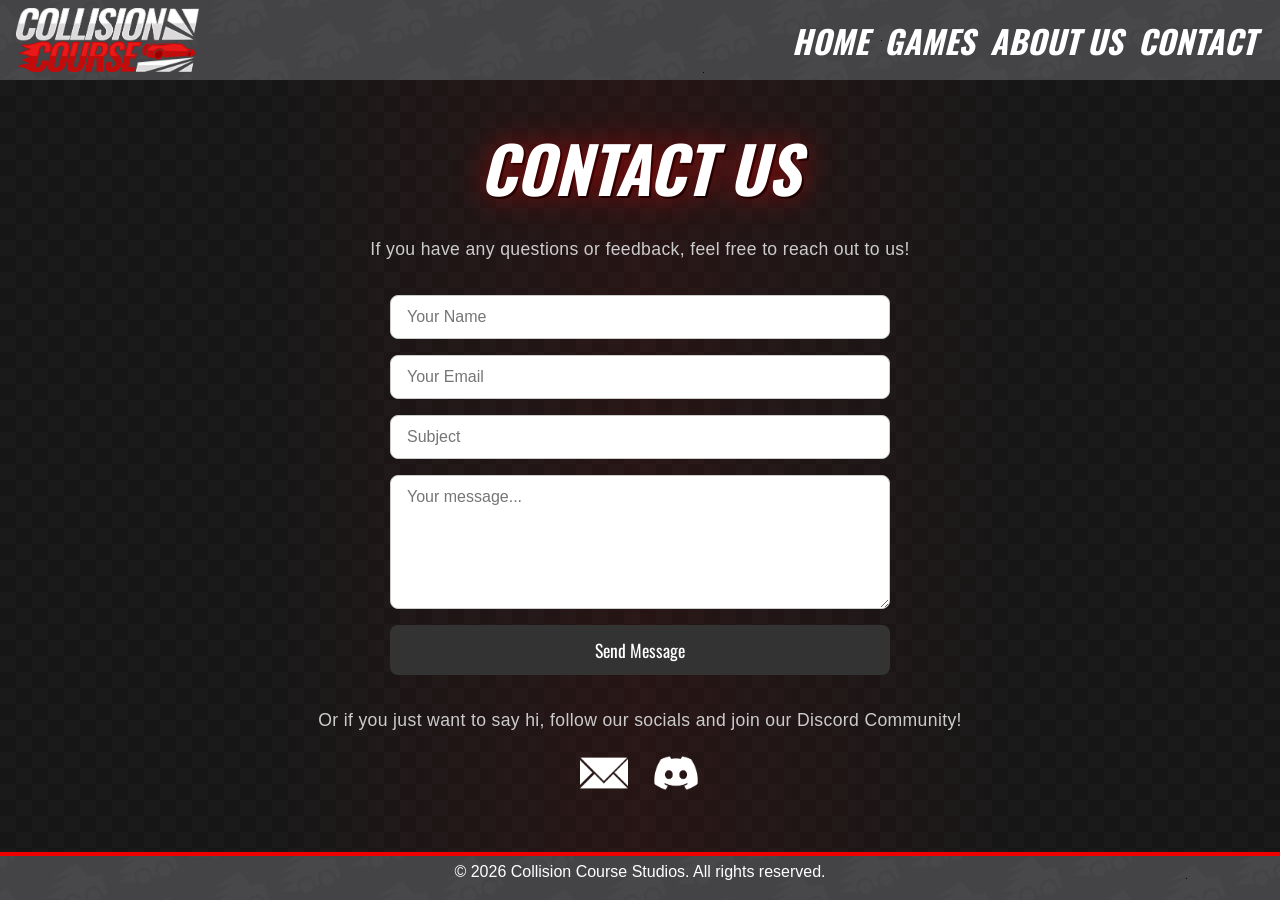
<file: contact/index.html>
<!DOCTYPE html>
<html lang="en">
<head>
    <meta charset="UTF-8">
    <meta name="viewport" content="width=device-width, initial-scale=1.0">
    <title>Collision Course Studios - Contact Us</title>
    <link rel="stylesheet" href="../Styles/style.css">
    <link rel="stylesheet" href="../Styles/mobile.css">
    <link rel="stylesheet" href="../Styles/contact.css">
    <link rel="preconnect" href="https://fonts.googleapis.com">
    <link rel="preconnect" href="https://fonts.gstatic.com" crossorigin>
    <link href="https://fonts.googleapis.com/css2?family=Oswald:wght@200..700&display=swap" rel="stylesheet">
    <script src="../Scripts/menu.js" defer></script>
    <script src="../Scripts/contact.js" defer></script>
</head>
<body>
    <header class="oswald-header">
        <a href="../home/"><img src="../Images/Logo_Final.png" alt="Collision Course Studios Logo" class="logo"></a>
        <button class="hamburger" id="hamburger" aria-label="Toggle menu">
            <span></span>
            <span></span>
            <span></span>
        </button>
        <nav id="nav">
            <ul class="right">
                <li><a href="../home/">HOME</a></li>
                <li><a href="../home/#games">GAMES</a></li>
                <li><a href="../home/#about">ABOUT US</a></li>
                <li><a href="../contact/">CONTACT</a></li>
            </ul>
        </nav>
    </header>

    <main>
        <section>
            <div class="banner-inner">
                <h2>CONTACT US</h2>
                <p>If you have any questions or feedback, feel free to reach out to us!</p>
                
                <div class="contact-form">
                    <input type="text" id="name" placeholder="Your Name" required>
                    <input type="email" id="email" placeholder="Your Email" required>
                    <input type="text" id="subject" placeholder="Subject" required>
                    <textarea id="message" rows="6" placeholder="Your message..." required></textarea>
                    <button onclick="sendMail()">Send Message</button>
                </div>

                <p>Or if you just want to say hi, follow our socials and join our Discord Community!</p>

                <div class="social-icons">
                    <a href="mailto:contact.collisioncourse@protonmail.com">
                        <img src="../Images/Email_Logo.png" alt="Email" class="socials">
                    </a>
                    <a href="../contact/#discord">
                        <img src="../Images/Discord_Logo.png" alt="Discord" class="socials">
                    </a>
                </div>
            </div>
        </section>
    </main>

    <footer>
        <p>&copy; 2026 Collision Course Studios. All rights reserved.</p>
    </footer>
</body>
</html>
</file>
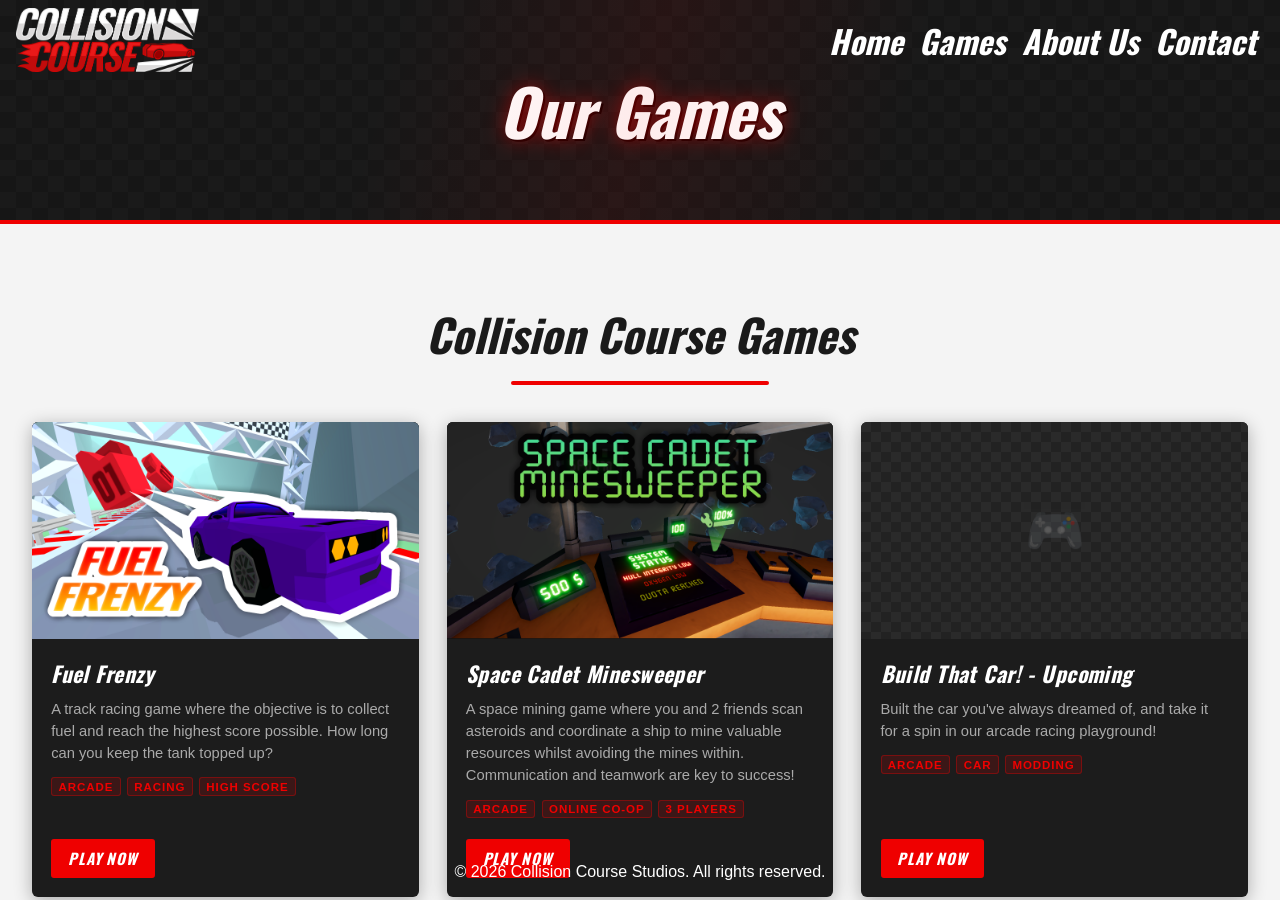
<file: games/index.html>
<!DOCTYPE html>
<html lang="en">
<head>
    <meta charset="UTF-8">
    <meta name="viewport" content="width=device-width, initial-scale=1.0">
    <title>Collision Course Studios - Games</title>
    <link rel="stylesheet" href="../Styles/style.css">
    <link rel="stylesheet" href="../Styles/mobile.css">
    <link rel="stylesheet" href="../Styles/games.css">
    <link rel="preconnect" href="https://fonts.googleapis.com">
    <link rel="preconnect" href="https://fonts.gstatic.com" crossorigin>
    <link href="https://fonts.googleapis.com/css2?family=Oswald:wght@200..700&display=swap" rel="stylesheet">
    <script src="../Scripts/menu.js" defer></script>
</head>
<body>
    <header class="oswald-header">
        <a href="../home/"><img src="../Images/Logo_Final.png" alt="Collision Course Studios Logo" class="logo"></a>
        <button class="hamburger" id="hamburger" aria-label="Toggle menu">
            <span></span>
            <span></span>
            <span></span>
        </button>
        <nav id="nav">
            <ul class="right">
                <li><a href="../home/">Home</a></li>
                <li><a href="../games/">Games</a></li>
                <li><a href="../about/">About Us</a></li>
                <li><a href="../contact/">Contact</a></li>
                <!--<li><a href="#discord"><img src="../Images/Discord_Logo.png" alt="Discord Logo" class="socials"></a></li>-->
            </ul>
        </nav>
    </header>

    <main>
        <section id="banner">
            <div class="banner-inner">
                <h2>Our Games<!--<span class="banner-flag">🏁</span>--></h2>
                <!--<p>Arcade racing built for everyone. Pick up, play, and chase that high score.</p>-->
            </div>
        </section>

        <section id="games">
            <h2>Collision Course Games</h2>

            <div class="game-grid">

                <div class="game-card">
                    <div class="game-card-thumb">
                         <img src="../Images/FuelFrenzy_Thumbnail.png" alt="Fuel Frenzy Thumbnail">
                    </div>
                    <div class="game-card-body">
                        <h3 class="game-card-title">Fuel Frenzy</h3>
                        <p class="game-card-desc">
                            A track racing game where the objective is to collect fuel
                            and reach the highest score possible. How long can you keep
                            the tank topped up?
                        </p>
                        <div class="game-card-tags">
                            <span class="game-tag">Arcade</span>
                            <span class="game-tag">Racing</span>
                            <span class="game-tag">High Score</span>
                        </div>
                    </div>
                    <div class="game-card-footer">
                        <a class="play-btn" href="https://www.crazygames.com/game/fuel-frenzy-ahk" target="_blank" rel="noopener">Play Now</a>
                    </div>
                </div>

                <div class="game-card">
                    <div class="game-card-thumb">
                         <img src="../Images/SpaceCadetMinesweeper_Thumbnail.png" alt="Space Cadet Minesweeper Thumbnail">
                    </div>
                    <div class="game-card-body">
                        <h3 class="game-card-title">Space Cadet Minesweeper</h3>
                        <p class="game-card-desc">
                            A space mining game where you and 2 friends scan asteroids and coordinate a ship to mine valuable resources
                            whilst avoiding the mines within. Communication and teamwork are key to success!
                        </p>
                        <div class="game-card-tags">
                            <span class="game-tag">Arcade</span>
                            <span class="game-tag">Online co-op</span>
                            <span class="game-tag">3 Players</span>
                        </div>
                    </div>
                    <div class="game-card-footer">
                        <a class="play-btn" href="https://mm-13.itch.io/spacecadetminesweeper" target="_blank" rel="noopener">Play Now</a>
                    </div>
                </div>

                <div class="game-card">
                    <div class="game-card-thumb no-image">
                         <!--<img src="../Images/SpaceCadetMinesweeper_Thumbnail.png" alt="Space Cadet Minesweeper Thumbnail">-->
                    </div>
                    <div class="game-card-body">
                        <h3 class="game-card-title">Build That Car! - Upcoming</h3>
                        <p class="game-card-desc">
                            Built the car you've always dreamed of, and take it for a spin in our arcade racing playground!
                        </p>
                        <div class="game-card-tags">
                            <span class="game-tag">Arcade</span>
                            <span class="game-tag">Car</span>
                            <span class="game-tag">Modding</span>
                        </div>
                    </div>
                    <div class="game-card-footer">
                        <a class="play-btn" href="" target="_blank" rel="noopener">Play Now</a>
                    </div>
                </div>

            </div>

            <section id="games">
            <h2>Games by Founders</h2>

            <div class="game-grid">

                <div class="game-card">
                    <div class="game-card-thumb">
                         <img src="../Images/HuntsmanIsle_Thumbnail.png" alt="Huntsman Isle Thumbnail">
                    </div>
                    <div class="game-card-body">
                        <h3 class="game-card-title">Huntsman Isle</h3>
                        <p class="game-card-desc">
                            Scavenge for parts, avoid traps and sneak through the unknown land of Huntsman Isle to rebuild your escape... or fall prey to the island's relentless hunter.
                        </p>
                        <div class="game-card-tags">
                            <span class="game-tag">Horror</span>
                            <span class="game-tag">Exploration</span>
                            <span class="game-tag">Survival</span>
                        </div>
                    </div>
                    <div class="game-card-footer">
                        <a class="play-btn" href="https://mm-13.itch.io/huntsman-isle" target="_blank" rel="noopener">Get On Itch</a>
                    </div>
                </div>

                <div class="game-card">
                    <div class="game-card-thumb">
                         <img src="../Images/SouperBloody_Thumbnail.png" alt="Souper Bloody Thumbnail">
                    </div>
                    <div class="game-card-body">
                        <h3 class="game-card-title">Souper Bloody</h3>
                        <p class="game-card-desc">
                            Souper Bloody is a rougelite hack-and-slash where you play as a demon from the lowest layer of the Underlasagne. You can only move around in the blood of your enemies, so get slashing!
                        </p>
                        <div class="game-card-tags">
                            <span class="game-tag">Action</span>
                            <span class="game-tag">Roguelike</span>
                            <span class="game-tag">Hack and SLash</span>
                        </div>
                    </div>
                    <div class="game-card-footer">
                        <a class="play-btn" href="https://store.steampowered.com/app/4368980/Souper_Bloody/" target="_blank" rel="noopener">Get On Steam</a>
                    </div>
                </div>

                <div class="game-card">
                    <div class="game-card-thumb no-image">
                         <!--<img src="../Images/SpaceCadetMinesweeper_Thumbnail.png" alt="Space Cadet Minesweeper Thumbnail">-->
                    </div>
                    <div class="game-card-body">
                        <h3 class="game-card-title">Man's Best Friend</h3>
                        <p class="game-card-desc">
                            A game where you play as a dog...
                        </p>
                        <div class="game-card-tags">
                            <span class="game-tag">Horror</span>
                            <span class="game-tag">Single-player</span>
                            <span class="game-tag">Psychological</span>
                        </div>
                    </div>
                    <div class="game-card-footer">
                        <a class="play-btn" href="https://mathiesvdb.itch.io/mans-best-friend" target="_blank" rel="noopener">Play Now</a>
                    </div>
                </div>

            </div>
        </section>
    </main>

    <footer>
        <p>&copy; 2026 Collision Course Studios. All rights reserved.</p>
    </footer>
</body>
</html>
</file>
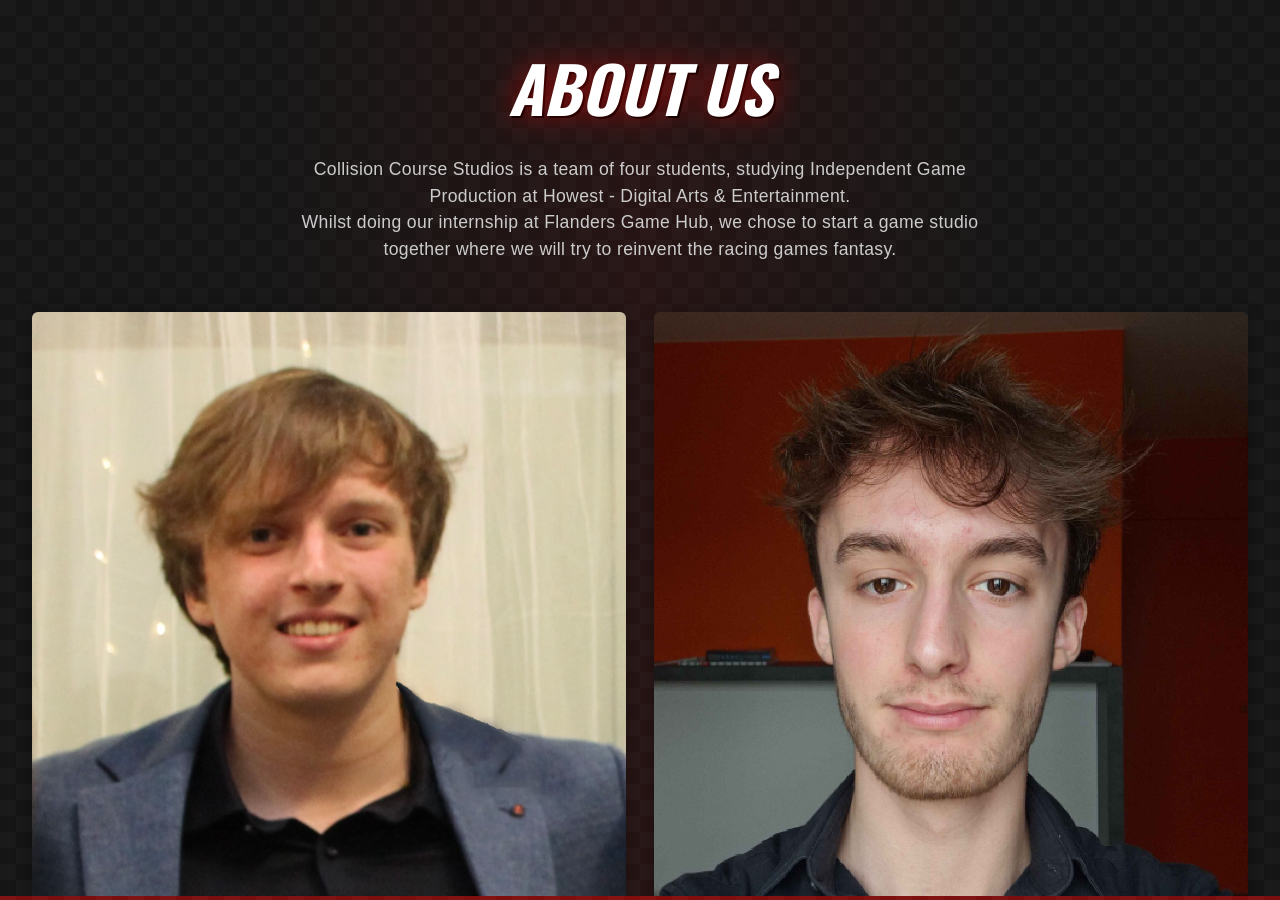
<file: about.html>
<!DOCTYPE html>
<html lang="en">
<head>
    <meta charset="UTF-8">
    <meta name="viewport" content="width=device-width, initial-scale=1.0">
    <meta name="description" content="Meet the team behind Collision Course Studios — four game dev students building arcade racing games at Flanders Game Hub.">

    <title>About Us — Meet the Team | Collision Course Studios</title>

    <link rel="stylesheet" href="Styles/style.css">
    <link rel="stylesheet" href="Styles/mobile.css">
    <link rel="stylesheet" href="Styles/about.css">

    <link rel="preconnect" href="https://fonts.googleapis.com">
    <link rel="preconnect" href="https://fonts.gstatic.com" crossorigin>
    <link href="https://fonts.googleapis.com/css2?family=Oswald:wght@200..700&display=swap" rel="stylesheet">

    <script src="Scripts/menu.js" defer></script>

    <link rel="icon" href="/Images/favicon.ico" type="image/x-icon">

    <meta property="og:title" content="Collision Course Studios">
    <meta property="og:description" content="Arcade racing games built for everyone.">
    <meta property="og:image" content="https://mm-13.github.io/CollisionCourseStudios/Images/Logo_Final.png">
    <meta property="og:url" content="https://mm-13.github.io/CollisionCourseStudios">
    <meta property="og:type" content="website">
    <meta name="twitter:card" content="summary_large_image">

    <link rel="canonical" href="https://mm-13.github.io/CollisionCourseStudios/">
</head>
<body>
    <!-- <header class="oswald-header">
        <a href="https://mm-13.github.io/CollisionCourseStudios"><img src="Images/Logo_Final.png" alt="Collision Course Studios — Arcade Racing Game Developer" class="logo"></a>
        <button class="hamburger" id="hamburger" aria-label="Toggle menu">
            <span></span>
            <span></span>
            <span></span>
        </button>
        <nav id="nav">
            <ul class="right">
                <li><a href="https://mm-13.github.io/CollisionCourseStudios">HOME</a></li>
                <li><a href="https://mm-13.github.io/CollisionCourseStudios/#games">GAMES</a></li>
                <li><a href="https://mm-13.github.io/CollisionCourseStudios/#about">ABOUT US</a></li>
                <li><a href="contact.html">CONTACT</a></li>
            </ul>
        </nav>
    </header> -->

    <main>
        <section id="banner">
            <div class="banner-inner">
                <h2>ABOUT US</h2>
                <!--<h3>Who the hell are we?!</h3>-->
                <p>
                    Collision Course Studios is<!--was founded by--> a team of four students, studying Independent Game Production at Howest - Digital Arts & Entertainment.
                    <br>
                    Whilst doing our internship at Flanders Game Hub, we chose to start a game studio together where we will try to reinvent the racing games fantasy.
                </p>
                <br>
                <div class="team">
                    <div class="team-member">
                        <div class="team-member-thumb">
                            <img src="Images/MM.jpg" alt="Matthias Maes">
                        </div>
                        <div class="team-member-body">
                            <h3 class="team-member-title">Matthias Maes</h3>
                            <div class="team-member-tags">
                                <span class="team-member-tag">Business Lead</span>
                                <span class="team-member-tag">Marketing Lead</span>
                            </div>
                        </div>
                    </div>
                    <div class="team-member">
                        <div class="team-member-thumb">
                            <img src="Images/MW.jpg" alt="Matis Wardenier">
                        </div>
                        <div class="team-member-body">
                            <h3 class="team-member-title">Matis Wardenier</h3>
                            <div class="team-member-tags">
                                <span class="team-member-tag">Game Director</span>
                                <!-- <span class="team-member-tag">Studio Lead</span> -->
                                <!-- <span class="team-member-tag">Producer</span> -->
                                <span class="team-member-tag">Programmer</span>
                            </div>
                        </div>
                    </div>
                    <div class="team-member">
                        <div class="team-member-thumb">
                            <img src="Images/SB.jpg" alt="Sander Bex">
                        </div>
                        <div class="team-member-body">
                            <h3 class="team-member-title">Sander Bex</h3>
                            <div class="team-member-tags">
                                <span class="team-member-tag">Lead Artist</span>
                                <span class="team-member-tag">Designer</span>
                            </div>
                        </div>
                    </div>
                    <div class="team-member">
                        <div class="team-member-thumb">
                            <img src="Images/ED.jpg" alt="Emiliano Dichter">
                        </div>
                        <div class="team-member-body">
                            <h3 class="team-member-title">Emiliano Dichter</h3>
                            <div class="team-member-tags">
                                <span class="team-member-tag">Lead Programmer</span>
                                <span class="team-member-tag">Designer</span>
                            </div>
                        </div>
                    </div>
                </div>
            </div>
        </section>

        <!--<section id="about">
            <p>Collision Course Studios was founded by a team of four students, studying Independent Game Production at Howest - Digital Arts & Entertainment.<br>
                Whilst doing our internship at Flanders Game Hub, we choose to start a game studio together where we would make super awesome racing games.</p>
        </section>-->
    </main>
</body>
</html>
<style>
    header {
        max-height: 0;
    }
</style>
</file>
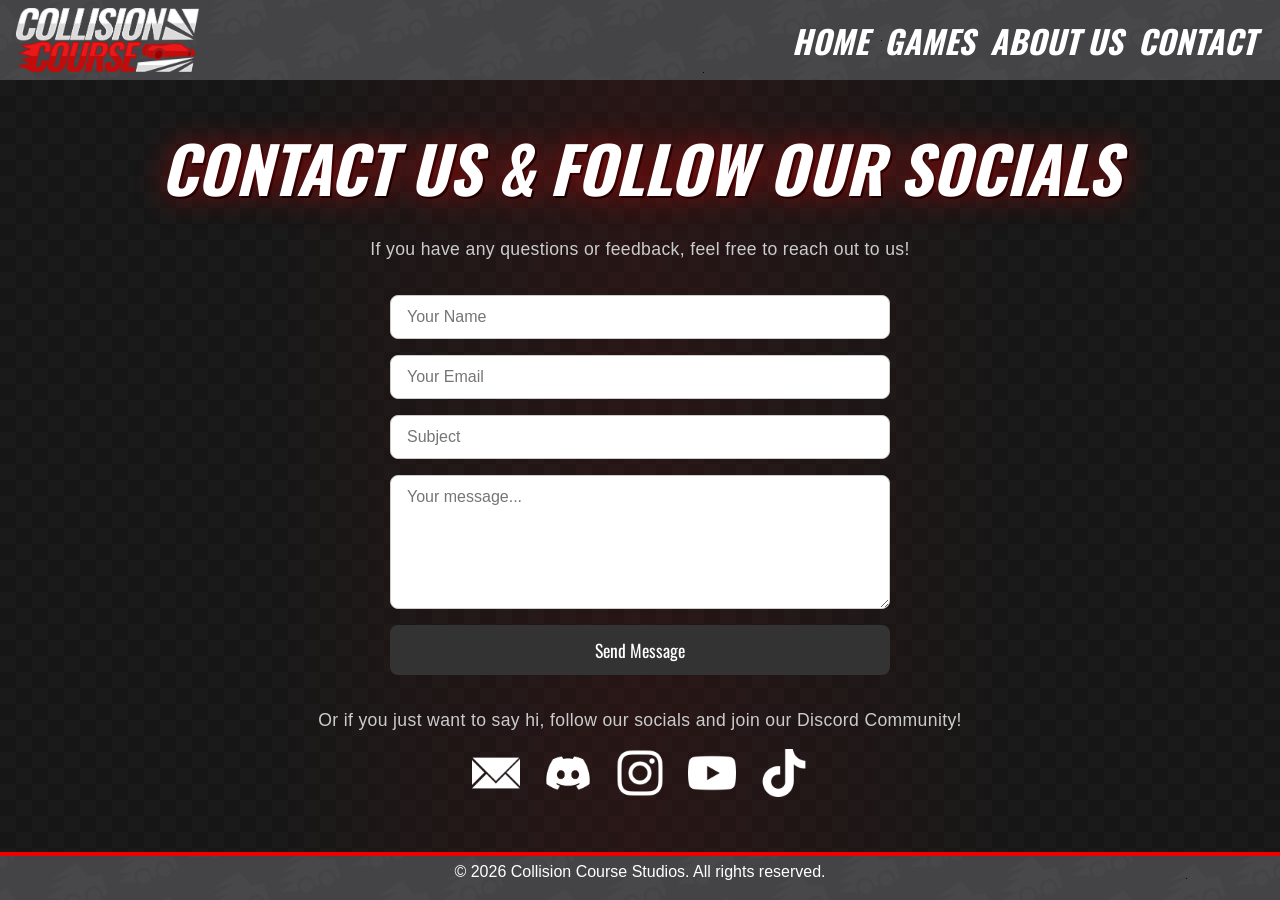
<file: contact.html>
<!DOCTYPE html>
<html lang="en">
<head>
    <meta charset="UTF-8">
    <meta name="viewport" content="width=device-width, initial-scale=1.0">
    <meta name="description" content="Get in touch with Collision Course Studios. Send us a message or find us on Discord, Instagram, YouTube, and TikTok.">

    <title>Contact Collision Course Studios</title>

    <link rel="stylesheet" href="Styles/style.css">
    <link rel="stylesheet" href="Styles/mobile.css">
    <link rel="stylesheet" href="Styles/contact.css">

    <link rel="preconnect" href="https://fonts.googleapis.com">
    <link rel="preconnect" href="https://fonts.gstatic.com" crossorigin>
    <link href="https://fonts.googleapis.com/css2?family=Oswald:wght@200..700&display=swap" rel="stylesheet">

    <script src="Scripts/menu.js" defer></script>
    <script src="Scripts/contact.js" defer></script>

    <link rel="icon" href="Images/favicon.ico" type="image/x-icon">

    <meta property="og:title" content="Collision Course Studios">
    <meta property="og:description" content="Arcade racing games built for everyone.">
    <meta property="og:image" content="https://mm-13.github.io/CollisionCourseStudios/Images/Logo_Final.png">
    <meta property="og:url" content="https://mm-13.github.io/CollisionCourseStudios">
    <meta property="og:type" content="website">
    <meta name="twitter:card" content="summary_large_image">

    <link rel="canonical" href="https://mm-13.github.io/CollisionCourseStudios/">
</head>
<body>
    <header class="oswald-header">
        <a href="https://mm-13.github.io/CollisionCourseStudios"><img src="Images/Logo_Final.png" alt="Collision Course Studios — Arcade Racing Game Developer" class="logo"></a>
        <button class="hamburger" id="hamburger" aria-label="Toggle menu">
            <span></span>
            <span></span>
            <span></span>
        </button>
        <nav id="nav">
            <ul class="right">
                <li><a href="https://mm-13.github.io/CollisionCourseStudios">HOME</a></li>
                <li><a href="https://mm-13.github.io/CollisionCourseStudios/#games">GAMES</a></li>
                <li><a href="https://mm-13.github.io/CollisionCourseStudios/#about">ABOUT US</a></li>
                <li><a href="contact.html">CONTACT</a></li>
            </ul>
        </nav>
    </header>

    <main>
        <section>
            <div class="banner-inner">
                <h2>CONTACT US & FOLLOW OUR SOCIALS</h2>
                <p>If you have any questions or feedback, feel free to reach out to us!</p>
                
                <div class="contact-form">
                    <input type="text" id="name" placeholder="Your Name" required>
                    <input type="email" id="email" placeholder="Your Email" required>
                    <input type="text" id="subject" placeholder="Subject" required>
                    <textarea id="message" rows="6" placeholder="Your message..." required></textarea>
                    <button onclick="sendMail()">Send Message</button>
                </div>

                <p>Or if you just want to say hi, follow our socials and join our Discord Community!</p>

                <div class="social-icons">
                    <a href="mailto:contact.collisioncourse@protonmail.com">
                        <img src="Images/Email_Logo.png" alt="Collision Course Studios Email" class="socials">
                    </a>
                    <a href="https://discord.gg/723cwTkYBN" target="_blank" rel="noopener noreferrer">
                        <img src="Images/Discord_Logo.png" alt="Collision Course Studios Discord" class="socials">
                    </a>
                    <a href="https://www.instagram.com/collisioncourse.studio/" target="_blank" rel="noopener noreferrer">
                        <img src="Images/Instagram_Logo.png" alt="Collision Course Studios Instagram" class="socials">
                    </a>
                    <a href="https://www.youtube.com/channel/UC3tpfQJxaKZ7xBMjQR5jR6A" target="_blank" rel="noopener noreferrer">
                        <img src="Images/YouTube_Logo.png" alt="Collision Course Studios YouTube" class="socials">
                    </a>
                    <a href="https://www.tiktok.com/@collisioncourse.studio" target="_blank" rel="noopener noreferrer">
                        <img src="Images/TikTok_Logo.png" alt="Collision Course Studios TikTok" class="socials">
                    </a>
                </div>
            </div>
        </section>
    </main>

    <footer>
        <p>&copy; 2026 Collision Course Studios. All rights reserved.</p>
    </footer>
</body>
</html>
</file>
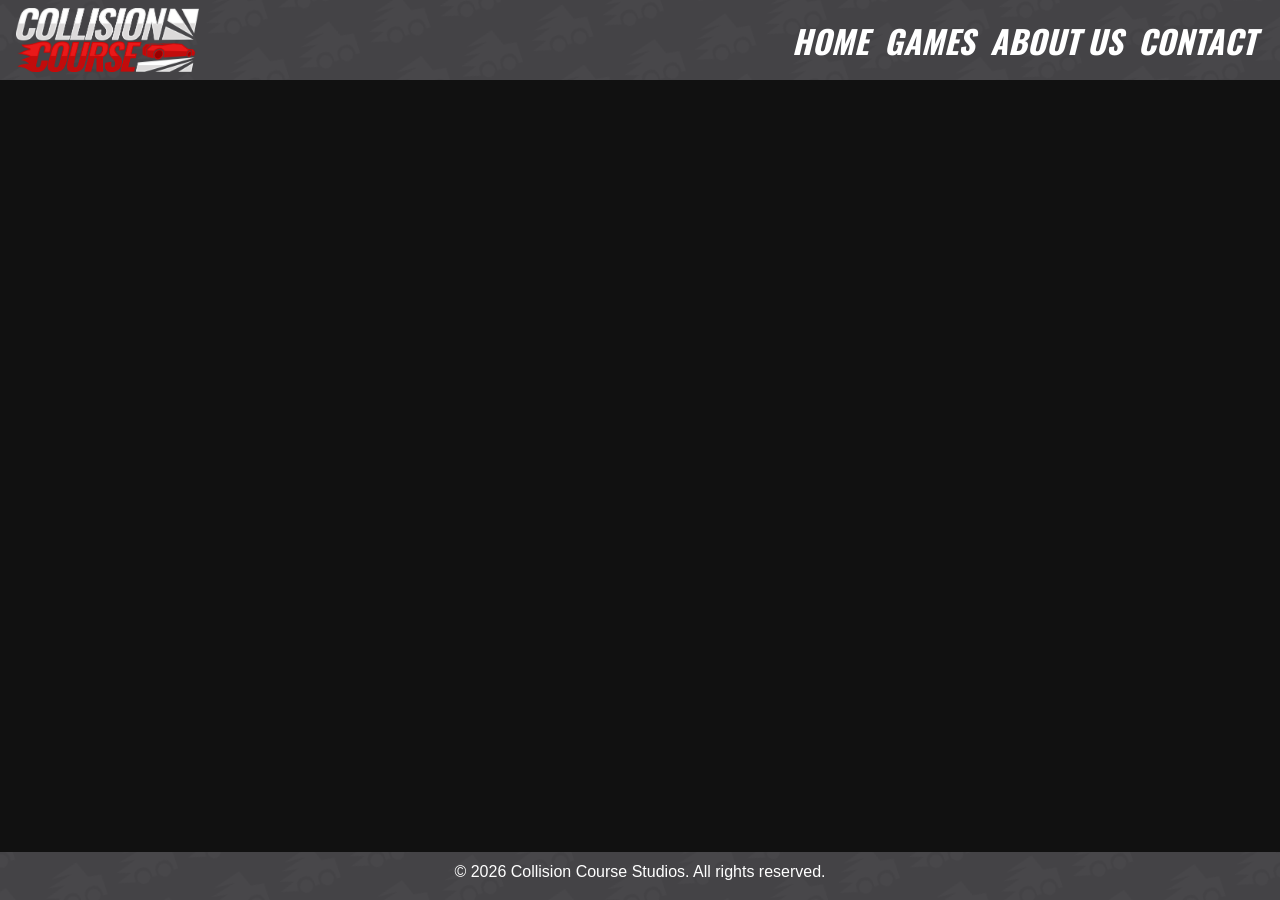
<file: fuelfrenzy.html>
<!DOCTYPE html>
<html lang="en">
<head>
    <meta charset="UTF-8">
    <meta name="viewport" content="width=device-width, initial-scale=1.0">
    <title>Collision Course Studios - We make arcade racing games for everyone</title>
    <link rel="stylesheet" href="Styles/style.css">
    <link rel="stylesheet" href="Styles/mobile.css">
    <link rel="preconnect" href="https://fonts.googleapis.com">
    <link rel="preconnect" href="https://fonts.gstatic.com" crossorigin>
    <link href="https://fonts.googleapis.com/css2?family=Oswald:wght@200..700&display=swap" rel="stylesheet">
    <script src="Scripts/urlchanger.js" defer></script>
    <script src="Scripts/menu.js" defer></script>
</head>
<body>
    <header class="oswald-header">
        <a href="https://mm-13.github.io/CollisionCourseStudios"><img src="Images/Logo_Final.png" alt="Collision Course Studios Logo" class="logo"></a>
        <button class="hamburger" id="hamburger" aria-label="Toggle menu">
            <span></span>
            <span></span>
            <span></span>
        </button>
        <nav id="nav">
            <ul class="right">
                <li><a href="https://mm-13.github.io/CollisionCourseStudios">HOME</a></li>
                <li><a href="https://mm-13.github.io/CollisionCourseStudios/#games">GAMES</a></li>
                <li><a href="https://mm-13.github.io/CollisionCourseStudios/#about">ABOUT US</a></li>
                <li><a href="contact.html">CONTACT</a></li>
            </ul>
        </nav>
    </header>

    <main class="homepage">
        <section id="about">
            <iframe src="https://games.crazygames.com/en_US/fuel-frenzy-ahk/index.html?bypassCache=ajrt5&czyExpNexx360UserSync_CZY_18427=ineligible&isNewUser=false&v=1.356" style="width: 100%; height: 100%;" frameborder="0" allow="gamepad *;"></iframe>
        </section>
    </main>

    <footer>
        <p>&copy; 2026 Collision Course Studios. All rights reserved.</p>
    </footer>
</body>
</html>
</file>
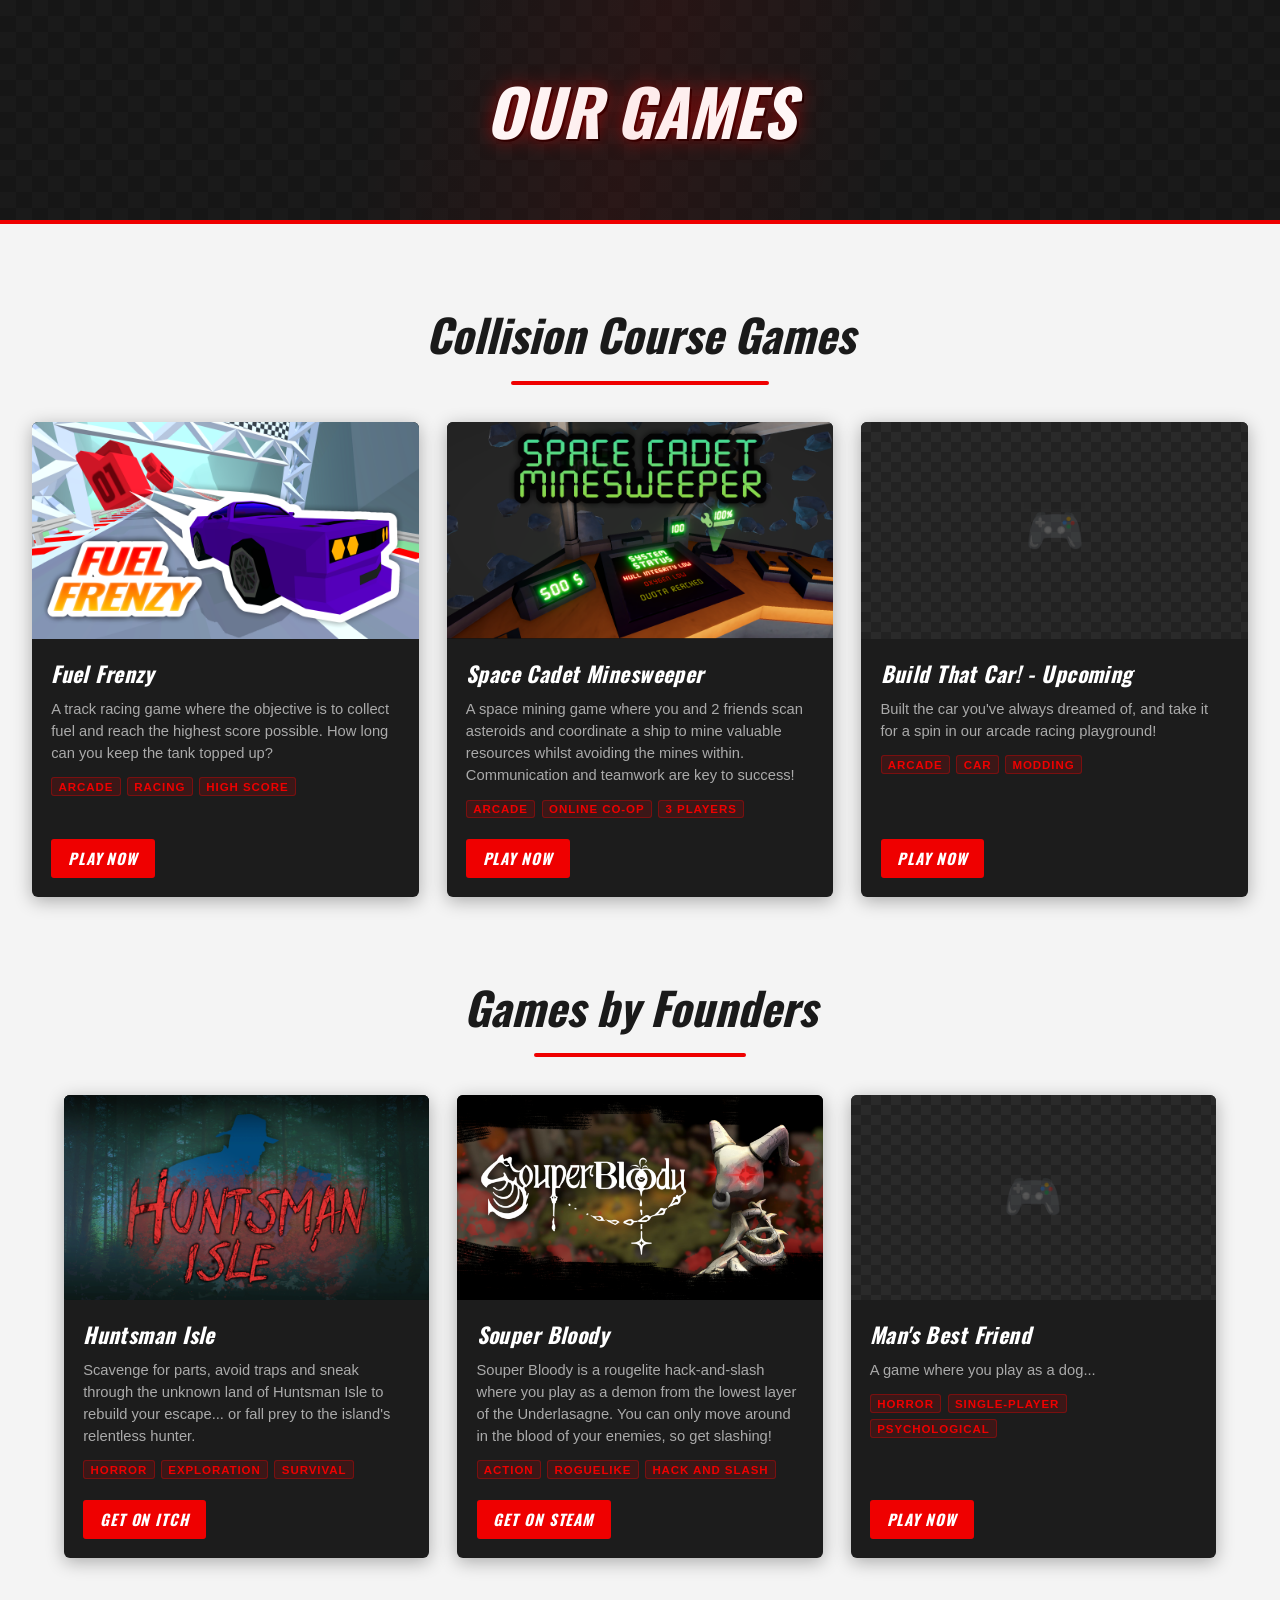
<file: games/gamelist.html>
<!DOCTYPE html>
<html lang="en">
<head>
    <meta charset="UTF-8">
    <meta name="viewport" content="width=device-width, initial-scale=1.0">
    <title>Collision Course Studios - We make arcade racing games for everyone</title>
    <link rel="stylesheet" href="../Styles/games.css">
    <link rel="preconnect" href="https://fonts.googleapis.com">
    <link rel="preconnect" href="https://fonts.gstatic.com" crossorigin>
    <link href="https://fonts.googleapis.com/css2?family=Oswald:wght@200..700&display=swap" rel="stylesheet">
</head>
<body>
    <main>
        <section id="banner">
            <div class="banner-inner">
                <h2>OUR GAMES<!--<span class="banner-flag">🏁</span>--></h2>
                <!--<p>Arcade racing built for everyone. Pick up, play, and chase that high score.</p>-->
            </div>
        </section>

        <section id="games">
            <h2>Collision Course Games</h2>

            <div class="game-grid">

                <div class="game-card">
                    <div class="game-card-thumb">
                         <img src="../Images/FuelFrenzy_Thumbnail.png" alt="Fuel Frenzy Thumbnail">
                    </div>
                    <div class="game-card-body">
                        <h3 class="game-card-title">Fuel Frenzy</h3>
                        <p class="game-card-desc">
                            A track racing game where the objective is to collect fuel
                            and reach the highest score possible. How long can you keep
                            the tank topped up?
                        </p>
                        <div class="game-card-tags">
                            <span class="game-tag">Arcade</span>
                            <span class="game-tag">Racing</span>
                            <span class="game-tag">High Score</span>
                        </div>
                    </div>
                    <div class="game-card-footer">
                        <a class="play-btn" href="https://www.crazygames.com/game/fuel-frenzy-ahk" target="_blank" rel="noopener">Play Now</a>
                    </div>
                </div>

                <div class="game-card">
                    <div class="game-card-thumb">
                         <img src="../Images/SpaceCadetMinesweeper_Thumbnail.png" alt="Space Cadet Minesweeper Thumbnail">
                    </div>
                    <div class="game-card-body">
                        <h3 class="game-card-title">Space Cadet Minesweeper</h3>
                        <p class="game-card-desc">
                            A space mining game where you and 2 friends scan asteroids and coordinate a ship to mine valuable resources
                            whilst avoiding the mines within. Communication and teamwork are key to success!
                        </p>
                        <div class="game-card-tags">
                            <span class="game-tag">Arcade</span>
                            <span class="game-tag">Online co-op</span>
                            <span class="game-tag">3 Players</span>
                        </div>
                    </div>
                    <div class="game-card-footer">
                        <a class="play-btn" href="https://mm-13.itch.io/spacecadetminesweeper" target="_blank" rel="noopener">Play Now</a>
                    </div>
                </div>

                <div class="game-card">
                    <div class="game-card-thumb no-image">
                         <!--<img src="../Images/SpaceCadetMinesweeper_Thumbnail.png" alt="Space Cadet Minesweeper Thumbnail">-->
                    </div>
                    <div class="game-card-body">
                        <h3 class="game-card-title">Build That Car! - Upcoming</h3>
                        <p class="game-card-desc">
                            Built the car you've always dreamed of, and take it for a spin in our arcade racing playground!
                        </p>
                        <div class="game-card-tags">
                            <span class="game-tag">Arcade</span>
                            <span class="game-tag">Car</span>
                            <span class="game-tag">Modding</span>
                        </div>
                    </div>
                    <div class="game-card-footer">
                        <a class="play-btn" href="" target="_blank" rel="noopener">Play Now</a>
                    </div>
                </div>

            </div>

            <section id="games">
            <h2>Games by Founders</h2>

            <div class="game-grid">

                <div class="game-card">
                    <div class="game-card-thumb">
                         <img src="../Images/HuntsmanIsle_Thumbnail.png" alt="Huntsman Isle Thumbnail">
                    </div>
                    <div class="game-card-body">
                        <h3 class="game-card-title">Huntsman Isle</h3>
                        <p class="game-card-desc">
                            Scavenge for parts, avoid traps and sneak through the unknown land of Huntsman Isle to rebuild your escape... or fall prey to the island's relentless hunter.
                        </p>
                        <div class="game-card-tags">
                            <span class="game-tag">Horror</span>
                            <span class="game-tag">Exploration</span>
                            <span class="game-tag">Survival</span>
                        </div>
                    </div>
                    <div class="game-card-footer">
                        <a class="play-btn" href="https://mm-13.itch.io/huntsman-isle" target="_blank" rel="noopener">Get On Itch</a>
                    </div>
                </div>

                <div class="game-card">
                    <div class="game-card-thumb">
                         <img src="../Images/SouperBloody_Thumbnail.png" alt="Souper Bloody Thumbnail">
                    </div>
                    <div class="game-card-body">
                        <h3 class="game-card-title">Souper Bloody</h3>
                        <p class="game-card-desc">
                            Souper Bloody is a rougelite hack-and-slash where you play as a demon from the lowest layer of the Underlasagne. You can only move around in the blood of your enemies, so get slashing!
                        </p>
                        <div class="game-card-tags">
                            <span class="game-tag">Action</span>
                            <span class="game-tag">Roguelike</span>
                            <span class="game-tag">Hack and SLash</span>
                        </div>
                    </div>
                    <div class="game-card-footer">
                        <a class="play-btn" href="https://store.steampowered.com/app/4368980/Souper_Bloody/" target="_blank" rel="noopener">Get On Steam</a>
                    </div>
                </div>

                <div class="game-card">
                    <div class="game-card-thumb no-image">
                         <!--<img src="../Images/SpaceCadetMinesweeper_Thumbnail.png" alt="Space Cadet Minesweeper Thumbnail">-->
                    </div>
                    <div class="game-card-body">
                        <h3 class="game-card-title">Man's Best Friend</h3>
                        <p class="game-card-desc">
                            A game where you play as a dog...
                        </p>
                        <div class="game-card-tags">
                            <span class="game-tag">Horror</span>
                            <span class="game-tag">Single-player</span>
                            <span class="game-tag">Psychological</span>
                        </div>
                    </div>
                    <div class="game-card-footer">
                        <a class="play-btn" href="https://mathiesvdb.itch.io/mans-best-friend" target="_blank" rel="noopener">Play Now</a>
                    </div>
                </div>

            </div>
        </section>
    </main>

</body>
</html>
</file>
<file: Styles/style.css>
/* Oswald shared base */
.oswald-header,
h1, h2, h3 {
    font-family: "Oswald", sans-serif;
    font-optical-sizing: auto;
    font-weight: 700;
    font-style: italic;
}

.oswald-header { font-size: 2rem; }
h1 { font-size: 4rem; color: #f4f4f4; }
h2 { font-size: 3rem; color: #333; }
h3 { font-size: 2rem; color: red; }

p {
    font-size: 1.25rem;
    line-height: 1.5;  /* Fixed: was 1, making text cramped */
}

/* Body */
body {
    font-family: Arial, sans-serif;
    margin: 0;
    padding: 0;
    height: 100vh;
    overflow: hidden;
    background-color: black;
}

@keyframes scroll-bg {
    from { background-position: 0px 0px; }
    to   { background-position: 4800px 1200px; }
}

body::before {
    content: "";
    position: fixed;
    width: 300vw;
    height: 300vh;
    top: 50%;
    left: 50%;
    z-index: -1;
    transform: translate(-50%, -50%) rotate(-20deg);
    background-image: url(../Images/max-speed-tileable.png);
    background-size: 150px;
    background-repeat: repeat;
    background-position: 0 0;
    animation: scroll-bg 60s linear infinite;
    -webkit-animation: scroll-bg 60s linear infinite;
}

/* Main & sections */
main {
    position: fixed;
    width: 100%;
    overflow-y: auto;  /* Changed from overflow: auto */
    overflow-x: hidden;
    background-color: #111;
    top: 5rem;
    bottom: 3rem;
    height: calc(100vh - 8rem);
}

section {
    display: flex;
    flex-direction: column;
    justify-content: center;
    align-items: center;
}

/* Homepage */
.homepage {
    position: fixed;
    overflow-y: auto;  /* Changed from scroll */
    scroll-snap-type: y mandatory;
    -webkit-overflow-scrolling: touch;  /* Smooth scrolling on iOS */
    /*-ms-overflow-style: none;
    scrollbar-width: none;*/
}

/*.homepage::-webkit-scrollbar { display: none; }*/

.homepage section {
    height: calc(100vh - 7.99rem);
    scroll-snap-align: start;
    box-sizing: border-box;
    margin: 0;
    padding: 0;
}

.homepage p {
    max-width: 60%;
    text-align: center;
}

.home-logo {
    max-width: 40%;
    height: auto;
    background-color: rgba(1,1,1,0.01);
}

.home-title {
    width: 80%;
    line-height: 5px;
    background-image: url(../Images/TitleBackground.png);
    background-size: 850px auto;
    background-repeat: no-repeat;
    background-position: left center;
    padding-left: 50px;
    padding-top: 40px;
    padding-bottom: 40px;
}

#home {
    background-color: transparent;
    background-image: url(../Videos/FF_VIDEO_H.webm);
    background-size: cover;
    background-position: center;
}

.video-background {
    position: absolute;
    margin: 0;
    padding: 0;
    z-index: -1;
    width: 100%;
    height: 100%;
    object-fit: cover;
}

/* Header & nav */
header {
    color: white;
    padding: .5rem .5rem .5rem 1rem;
    display: flex;
    align-items: center;
    justify-content: space-between;
    background-color: rgba(0,0,0,0);
    position: fixed;
    top: 0;
    width: 100%;
    z-index: 1000;
    box-sizing: border-box;
}

header .logo { 
    max-height: 4rem;
    vertical-align: middle;
}

nav ul {
    list-style: none;
    margin: 0;
    padding: 0;
    display: flex;
    align-items: center;
}

nav ul .right { margin-left: auto; }

nav ul li {
    display: inline-block;
    margin-right: 1rem;
    vertical-align: middle;
}

nav ul li a {
    color: white;
    text-decoration: none;
    transition: color 0.3s ease;
}

nav ul li a:hover,
nav ul li a:active { color: red; }
nav ul li a:hover { text-decoration: underline; }

/* Footer */
footer {
    position: fixed;
    bottom: 0;
    width: 100%;
    color: white;
    text-align: center;
}

footer p { font-size: 1rem; }

/* iFrame */
.game-list, .about-us {
    width: 100%;
    /* height: calc(100vh - 8rem);  Match the header+footer offset */
    height: 100%;
    border: none;
    vertical-align: top;
}


@media (max-width: 840px) {
    h1 { font-size: 2.5rem; }
    h2 { font-size: 2rem; }
    h3 { font-size: 1.5rem; }
    
    .oswald-header { font-size: 1.5rem; }
    
    p { font-size: 1rem; }
    
    main {
        top: 4rem;
        bottom: 2.5rem;
    }
    
    .homepage section {
        min-height: calc(100dvh - 6.5rem);
    }
    
    .home-logo {
        max-width: 70%;
    }
    
    .home-title {
        width: 95%;
        text-align: center;
        background-size: contain;
        padding-left: 0;
        padding-top: 20px;
        padding-bottom: 20px;
    }
    
    .homepage p {
        max-width: 90%;
    }
    
    header {
        padding: 0.5rem;
    }
    
    header .logo {
        max-height: 3rem;
    }
    
    footer p { font-size: 0.9rem; }
}

@media (max-width: 480px) {
    h1 { font-size: 2rem; }
    h2 { font-size: 1.75rem; }
    h3 { font-size: 1.25rem; }
    
    .oswald-header { font-size: 1.25rem; }
    
    p { font-size: 0.9rem; }
    
    .homepage p {
        font-size: 0.95rem;
        max-width: 95%;
    }
    
    .home-logo {
        max-width: 85%;
    }
    
    footer p { font-size: 0.75rem; }
}
</file>
<file: Styles/mobile.css>
.hamburger {
    display: none;
    flex-direction: column;
    gap: 5px;
    cursor: pointer;
    background: none;
    border: none;
    padding: 0.5rem;
}

.hamburger span {
    display: block;
    width: 25px;
    height: 3px;
    background-color: white;
    border-radius: 3px;
    transition: all 0.3s ease;
}

.hamburger.open span:nth-child(1) {
    transform: translateY(8px) rotate(45deg);
}
.hamburger.open span:nth-child(2) {
    opacity: 0;
}
.hamburger.open span:nth-child(3) {
    transform: translateY(-8px) rotate(-45deg);
}

@media (max-width: 840px) {
    .hamburger {
        display: flex;
    }

    header {
        position: fixed;  /* Added fixed positioning */
    }

    nav {
        position: absolute;
        top: 100%;
        left: 0;
        right: 0;
        background-color: rgba(0, 0, 0, 0.9);
        max-height: 0;
        overflow: hidden;
        transition: max-height 0.3s ease;
        z-index: 200;
    }

    nav.open {
        max-height: max-content;
    }

    nav ul {
        flex-direction: column;
        padding: .5rem;
        text-align: center;
        display: flex;
    }

    nav ul li {
        display: block;
        margin: 0.75rem 0;
    }

    nav ul li a {
        font-size: 1.25rem;
    }

    /* Homepage */
    .homepage section {
        min-height: calc(100dvh - 7.99rem);  /* Use dvh for mobile browsers */
    }

    .homepage p {
        max-width: 90%;
        font-size: 1rem;
    }

    .home-logo {
        max-width: 70%;
    }

    /* Fix title background for mobile */
    .home-title {
        width: 95%;
        text-align: center;
        line-height: 1.4;  /* Better line height */
        background-size: contain;  /* Better background sizing */
        padding-left: 0;
        padding-top: 20px;
        padding-bottom: 20px;
    }

    .home-title h3 {
        margin-top: 0.5rem;
    }

    h1 {
        font-size: 2.25rem;
    }

    h2 {
        font-size: 2rem;
    }

    h3 {
        font-size: 1.25rem;
    }

    footer p {
        font-size: 1rem;
    }
}

@media (max-width: 480px) {
    .oswald-header {
        font-size: 1.4rem;
    }

    .homepage p {
        font-size: 0.95rem;
    }

    footer p {
        font-size: .75rem;
    }
    
    /* Ensure iframe content fills properly on small screens */
    /* .game-list, .about-us {
        height: calc(100dvh - 6.5rem);
    } */
}
</file>
<file: Styles/contact.css>
.contact-form {
    display: flex;
    flex-direction: column;
    gap: 1rem;
    width: 100%;
    max-width: 500px;
    margin: 2rem auto;
}

.contact-form input,
.contact-form textarea {
    padding: 0.75rem 1rem;
    border: 1px solid #ccc;
    border-radius: 0.5rem;
    font-family: Arial, sans-serif;
    font-size: 1rem;
    background-color: white;
    resize: vertical;
}

.contact-form input:focus,
.contact-form textarea:focus {
    outline: none;
    border-color: #333;
}

.contact-form button {
    padding: 0.75rem;
    background-color: #333;
    color: white;
    border: none;
    border-radius: 0.5rem;
    font-family: "Oswald", sans-serif;
    font-size: 1.1rem;
    cursor: pointer;
    transition: background-color 0.3s ease;
}

.contact-form button:hover {
    background-color: red;
}

.social-icons {
    display: flex;
    justify-content: center;
    gap: 1.5rem;
    margin: 1rem;
}

.socials {
    max-height: 3rem;
    vertical-align: middle;
    filter: brightness(1) saturate(1);
    transition: filter 0.3s ease;
}

.socials:hover {
    filter: invert(27%) sepia(95%) saturate(7500%) hue-rotate(-10deg) brightness(.9);
    transform: scale(110%);
}




/* Banner */
main {
    position: fixed;
    width: 100%;
    display: flex;
    flex-direction: column;
    align-items: center;
    justify-content: flex-start;
    background: #111;
    border-bottom: 4px solid #ef0000;
}



/* Checkered flag strip */
main::before {
    content: "";
    position: absolute;
    inset: 0;
    background-image: repeating-conic-gradient(#1a1a1a 0% 25%, #222 0% 50%);
    background-size: 32px 32px;
    opacity: 0.55;
}



/* Red speed-lines overlay */
main::after {
    content: "";
    position: absolute;
    inset: 0;
    background: linear-gradient(
        90deg,
        transparent 20%,
        rgba(239, 0, 0, 0.08) 50%,
        transparent 80%
    );
    pointer-events: none;
}

.banner-inner {
    position: relative;
    z-index: 1;
    text-align: center;
    padding: 2.5rem 1rem 2rem;
}

.banner-inner h2 {
    font-family: "Oswald", sans-serif;
    font-weight: 700;
    font-style: italic;
    font-size: clamp(2rem, 6vw, 4rem);
    color: #fff;
    margin: 0 0 0.35em;
    text-shadow: 0 0 30px rgba(239,0,0,0.55), 2px 2px 0 #000;
}

.banner-inner p {
    color: #ccc;
    font-size: clamp(0.9rem, 2.5vw, 1.1rem);
    margin: 0;
    letter-spacing: 0.02em;
}
</file>
<file: Styles/games.css>
body {
    margin: 0;
    padding: 0;
    font-family: Arial, sans-serif;
}

main {
    top: 0;
    bottom: 0;
    min-height: 100%;
}

/* Banner */
#banner {
    position: relative;
    width: 100%;
    min-height: 220px;
    display: flex;
    align-items: center;
    justify-content: center;
    overflow: hidden;
    background: #111;
    border-bottom: 4px solid #ef0000;
}



/* Checkered flag strip */
#banner::before {
    content: "";
    position: absolute;
    inset: 0;
    background-image: repeating-conic-gradient(#1a1a1a 0% 25%, #222 0% 50%);
    background-size: 32px 32px;
    opacity: 0.55;
}



/* Red speed-lines overlay */
#banner::after {
    content: "";
    position: absolute;
    inset: 0;
    background: linear-gradient(
        105deg,
        transparent 30%,
        rgba(239, 0, 0, 0.08) 50%,
        transparent 70%
    );
    pointer-events: none;
}

.banner-inner {
    position: relative;
    /*z-index: 1;*/
    text-align: center;
}

.banner-inner h2 {
    font-family: "Oswald", sans-serif;
    font-weight: 700;
    font-style: italic;
    font-size: clamp(2rem, 6vw, 4rem);
    color: #fff;
    margin: 0;
    text-shadow: 0 0 20px rgba(239,0,0,0.55), 2px 2px 0 #000;
}

.banner-inner p {
    color: #ccc;
    font-size: clamp(0.9rem, 2.5vw, 1.1rem);
    margin: 0;
    letter-spacing: 0.02em;
}

.banner-flag {
    display: inline-block;
    font-size: 2rem;
    margin-left: 0.4em;
    vertical-align: middle;
    animation: flag-wave 1.4s ease-in-out infinite alternate;
    transform-origin: bottom left;
}

@keyframes flag-wave {
    from { transform: rotate(-6deg); }
    to   { transform: rotate(6deg); }
}



/* Games section */
#games, #about, #founder-games {
    display: flex;
    flex-direction: column;
    align-items: center;
    padding: 2.5rem 2rem 3rem;
    /*align-items: flex-start;*/
    background: #f4f4f4;
}

#games > h2, #about > h2, #founder-games > h2 {
    font-family: "Oswald", sans-serif;
    font-weight: 700;
    font-style: italic;
    color: #1a1a1a;
    font-size: clamp(1.6rem, 4vw, 2.8rem);
    position: relative;
    display: inline-block;
}

#games > h2::after, #about > h2::after, #founder-games > h2::after {
    content: "";
    display: block;
    height: 4px;
    background: #ef0000;
    margin-top: 0.3em;
    width: 60%;
    border-radius: 2px;
    margin-left: auto;
    margin-right: auto;
}

.game-grid {
    display: grid;
    /* grid-template-columns: repeat(auto-fill, minmax(320px, 1fr)); */
    /* grid-template-columns: repeat(auto-fit, minmax(320px, 320px)); */
    grid-template-columns: repeat(auto-fit, minmax(320px, 1fr));
    justify-content: center;
    gap: 1.75rem;
    width: 100%;
    max-width: 1500px;
    /* max-width: 1100px; */
}



/* Game card */
.game-card {
    background: #1c1c1c;
    border-radius: 6px;
    overflow: hidden;
    display: flex;
    flex-direction: column;
    box-shadow: 0 4px 18px rgba(0,0,0,0.3);
    transition: transform 0.25s cubic-bezier(.22,1,.36,1),
                box-shadow 0.25s ease;
    position: relative;
}

.game-card::before {
    content: "";
    position: absolute;
    top: 0; left: 0; right: 0;
    height: 3px;
    background: #ef0000;
    transform: scaleX(0);
    transform-origin: left;
    transition: transform 0.3s ease;
}

.game-card:hover {
    transform: translateY(-6px);
    box-shadow: 0 12px 36px rgba(0,0,0,0.45);
}

.game-card:hover::before {
    transform: scaleX(1);
}



/* Card thumbnail area */
.game-card-thumb {
    width: 100%;
    aspect-ratio: 16/9;
    background: #2a2a2a;
    display: flex;
    align-items: center;
    justify-content: center;
    overflow: hidden;
    position: relative;
}

.game-card-thumb img {
    width: 100%;
    height: 100%;
    object-fit: cover;
    display: block;
    transition: transform 0.4s ease;
}

.game-card:hover .game-card-thumb img {
    transform: scale(1.04);
}



/* Placeholder when no screenshot is set */
.game-card-thumb.no-image {
    background: repeating-conic-gradient(#222 0% 25%, #2a2a2a 0% 50%);
    background-size: 20px 20px;
}

.game-card-thumb.no-image::after {
    content: "🎮";
    font-size: 3rem;
    opacity: 0.3;
}



/* Card body */
.game-card-body {
    padding: 1.1rem 1.2rem 1.3rem;
    display: flex;
    flex-direction: column;
    gap: 0.55rem;
    flex: 1;
}

.game-card-title {
    font-family: "Oswald", sans-serif;
    font-weight: 700;
    font-style: italic;
    font-size: 1.35rem;
    color: #fff;
    margin: 0;
    letter-spacing: 0.02em;
}

.game-card-desc {
    font-size: 0.92rem;
    color: #aaa;
    line-height: 1.5;
    margin: 0;
}

.game-card-credit {
    font-family: "Oswald", sans-serif;
    font-weight: 500;
    font-style: italic;
    font-size: 1.1rem;
    color: #fff;
    margin: 0;
    letter-spacing: 0.02em;
}



.game-card-tags {
    display: flex;
    flex-wrap: wrap;
    gap: 0.4rem;
    margin-top: 0.3rem;
}

.game-tag {
    font-size: 0.72rem;
    font-weight: 700;
    letter-spacing: 0.08em;
    text-transform: uppercase;
    background: rgba(239,0,0,0.15);
    color: #ef0000;
    border: 1px solid rgba(239,0,0,0.35);
    border-radius: 3px;
    padding: 0.2em 0.55em;
}

.game-card-footer {
    padding: 0 1.2rem 1.2rem;
    display: flex;
    flex-direction: column;
    gap: 0.75rem;
}

.play-btn {
    display: inline-flex;
    align-items: center;
    gap: 0.45em;
    background: #ef0000;
    color: #fff;
    font-family: "Oswald", sans-serif;
    font-weight: 700;
    font-style: italic;
    font-size: 0.95rem;
    letter-spacing: 0.06em;
    text-transform: uppercase;
    text-decoration: none;
    padding: 0.55em 1.1em;
    border-radius: 3px;
    transition: background 0.2s ease, transform 0.15s ease;
    align-self: flex-start;
}

.play-btn:hover {
    background: #c50000;
    transform: translateX(3px);
}

.play-btn::after {
    /*content: "▶";*/
    font-style: normal;
    font-size: 0.8em;
}



@media (max-width: 840px) {
    #banner {
        min-height: 160px;
    }

    #games, #founder-games, #about {
        padding: 1.75rem 1rem 2.5rem;
    }

    .game-grid {
        grid-template-columns: 1fr;
    }
    
    .game-card-title {
        font-size: 1.2rem;
    }
}

@media (max-width: 480px) {
    #banner {
        min-height: 140px;
    }
    
    #games, #founder-games, #about {
        padding: 1.25rem 0.75rem 2rem;
    }

    .game-card-body {
        padding: 0.9rem 1rem 1rem;
    }

    .game-card-footer {
        padding: 0 1rem 1rem;
    }
    
    .game-card-title {
        font-size: 1.1rem;
    }
    
    .game-card-desc {
        font-size: 0.85rem;
    }
    
    .banner-inner h2 {
        font-size: clamp(1.5rem, 8vw, 2.5rem);
    }
}
</file>
<file: Styles/about.css>
/* Banner */
main {
    position: fixed;
    width: 100%;
    height: auto;
    top: 0;
    bottom: 0;
    display: flex;
    flex-direction: column;
    align-items: center;
    background: #111;
    border-bottom: 4px solid #ef0000;
    overflow-x: hidden;
}


/* Checkered flag strip */
main::before {
    content: "";
    position: fixed;
    inset: 0;
    background-image: repeating-conic-gradient(#1a1a1a 0% 25%, #222 0% 50%);
    background-size: 32px 32px;
    opacity: 0.55;
}



/* Red speed-lines overlay */
main::after {
    content: "";
    position: fixed;
    inset: 0;
    background: linear-gradient(
        90deg,
        transparent 20%,
        rgba(239, 0, 0, 0.08) 50%,
        transparent 80%
    );
    pointer-events: none;
}

.banner-inner {
    position: relative;
    width: 100%;
    max-width: 1600px;
    display: flex;
    flex-direction: column;
    align-items: center;
    z-index: 1;
    text-align: center;
    padding: 2.5rem 1rem 2rem;
}

.banner-inner h2 {
    font-family: "Oswald", sans-serif;
    font-weight: 700;
    font-style: italic;
    font-size: clamp(2rem, 6vw, 4rem);
    color: #fff;
    margin: 0 0 0.35em;
    text-shadow: 0 0 30px rgba(239,0,0,0.55), 2px 2px 0 #000;
}

.banner-inner p {
    color: #ccc;
    font-size: clamp(0.9rem, 2.5vw, 1.1rem);
    margin: 0;
    letter-spacing: 0.02em;
    max-width: 700px;
}


.team {
    display: grid;
    grid-template-columns: repeat(4, minmax(320px, 420px));
    gap: 1.75rem;
    width: 100%;
    justify-content: center;
    margin-top: 2rem;
}


/* Game card */
.team-member {
    background: #1c1c1c;
    border-radius: 6px;
    overflow: hidden;
    display: flex;
    flex-direction: column;
    box-shadow: 0 4px 18px rgba(0,0,0,0.3);
    transition: transform 0.25s cubic-bezier(.22,1,.36,1),
                box-shadow 0.25s ease;
    position: relative;
}

.team-member::before {
    content: "";
    position: absolute;
    top: 0; left: 0; right: 0;
    height: 3px;
    background: #ef0000;
    transform: scaleX(0);
    transform-origin: left;
    transition: transform 0.3s ease;
}

.team-member:hover {
    transform: translateY(-6px);
    box-shadow: 0 12px 36px rgba(0,0,0,0.45);
}

.team-member:hover::before {
    transform: scaleX(1);
}



/* Card thumbnail area */
.team-member-thumb {
    width: 100%;
    height: 100%;
    aspect-ratio: 16/16;
    background: #2a2a2a;
    display: flex;
    align-items: center;
    justify-content: center;
    overflow: hidden;
    position: relative;
}

.team-member-thumb img {
    width: 100%;
    height: 100%;
    object-fit: cover;
    display: block;
    transition: transform 0.4s ease;
}

.team-member:hover .team-member-thumb img {
    transform: scale(1.04);
}

.team-member-body {
    padding: 1.1rem 1.2rem 1.3rem;
    display: flex;
    flex-direction: column;
    gap: 0.55rem;
    flex: 1;
}

.team-member-title {
    font-family: "Oswald", sans-serif;
    font-weight: 700;
    font-style: italic;
    font-size: 1.35rem;
    color: #fff;
    margin: 0;
    letter-spacing: 0.02em;
}

.team-member-desc {
    font-size: 0.92rem;
    color: #aaa;
    line-height: 1.5;
    margin: 0;
}



.team-member-tags {
    display: flex;
    flex-wrap: wrap;
    gap: 0.4rem;
    margin-top: 0.3rem;
    justify-content: center;
}

.team-member-tag {
    font-size: 0.72rem;
    font-weight: 700;
    letter-spacing: 0.08em;
    text-transform: uppercase;
    background: rgba(239,0,0,0.15);
    color: #ef0000;
    border: 1px solid rgba(239,0,0,0.35);
    border-radius: 3px;
    padding: 0.2em 0.55em;
}

.team-member-footer {
    padding: 0 1.2rem 1.2rem;
    display: flex;
    flex-direction: column;
    gap: 0.75rem;
}

 
/* Tablet: 2 columns */
@media (max-width: 1400px) {
    main {
        overflow-y: auto;
    }
    .team {
        grid-template-columns: repeat(2, minmax(0, auto));
        height: 100%;
        width: 95%;
    }

    /* .team-member img {
        max-height: 279.79px;
    } */
}
 
/* Small tablet / large phone */
@media (max-width: 840px) {
    .banner-inner {
        padding: 1.5rem 1rem 1rem;
    }
 
    .team {
        grid-template-columns: repeat(2, minmax(0, 1fr));
        gap: 1rem;
    }
 
    .team-member-title {
        font-size: 1.1rem;
    }
}
 
/* Phone: single column */
@media (max-width: 480px) {
    .team {
        grid-template-columns: 1fr;
    }
 
    /* Wider crop on photo so cards don't get too tall */
    .team-member-thumb {
        aspect-ratio: 10/10;
    }
}
</file>
